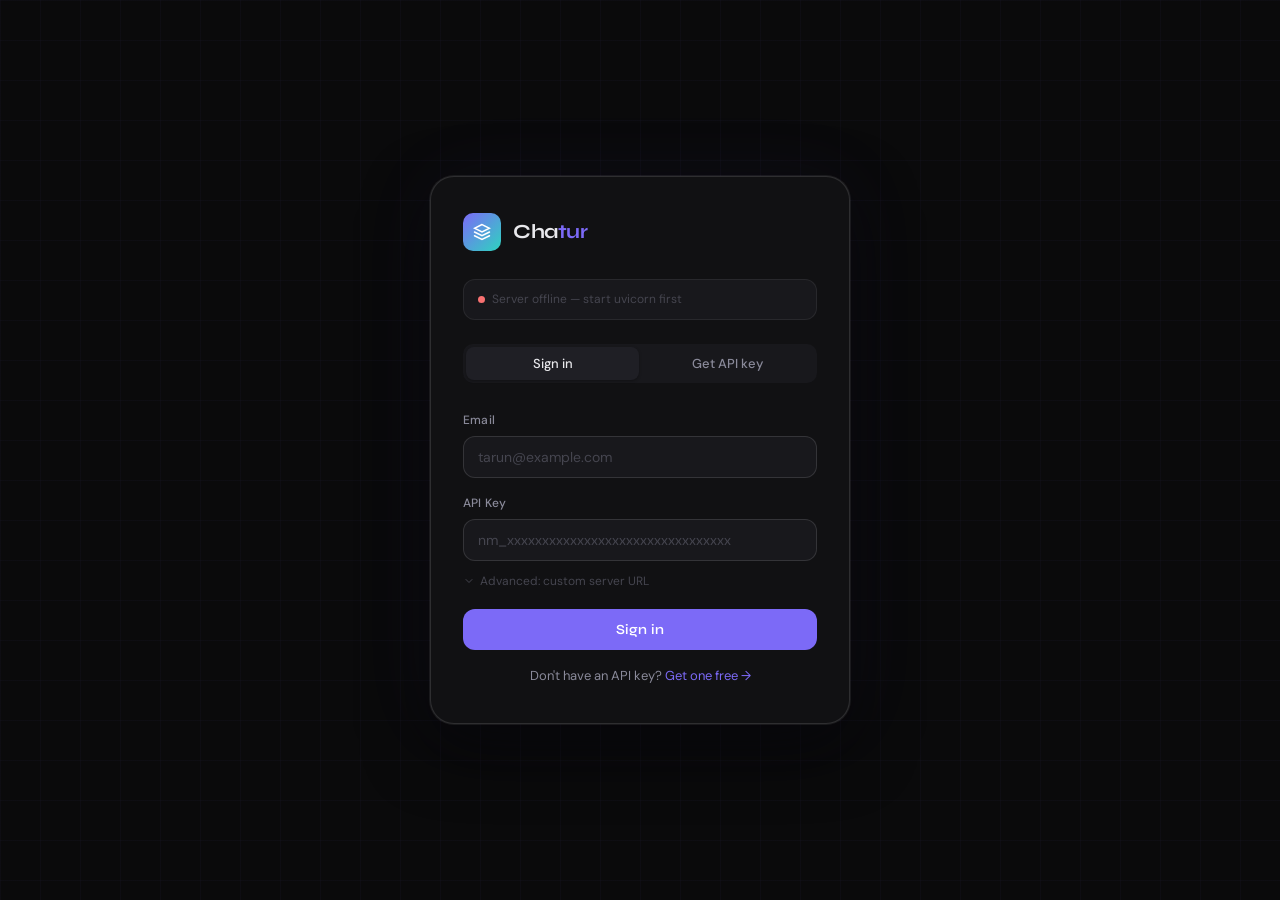
<file: frontend/index.html>
<!DOCTYPE html>
<html lang="en">
<head>
  <meta charset="UTF-8"/>
  <meta name="viewport" content="width=device-width, initial-scale=1.0"/>
  <title>Chatur AI</title>
  <link rel="preconnect" href="https://fonts.googleapis.com"/>
  <link href="https://fonts.googleapis.com/css2?family=Syne:wght@400;500;600;700&family=DM+Sans:ital,wght@0,300;0,400;0,500;1,300&display=swap" rel="stylesheet"/>
  <link rel="stylesheet" href="style.css"/>
</head>
<body>

  <!-- ── AUTH GUARD (runs before anything renders) ────────── -->
  <script>
    if (!localStorage.getItem('nm_api_key')) {
      window.location.replace('login.html');
    }
  </script>

  <!-- ── SIDEBAR ─────────────────────────────────────────── -->
  <aside id="sidebar">

    <div class="sidebar-header">
      <div class="logo-mark">
        <svg viewBox="0 0 24 24" fill="none" stroke="white" stroke-width="2" stroke-linecap="round">
          <path d="M12 2L2 7l10 5 10-5-10-5z"/>
          <path d="M2 17l10 5 10-5"/>
          <path d="M2 12l10 5 10-5"/>
        </svg>
      </div>
      <span class="logo-text">Cha<span>tur</span></span>
    </div>

    <button class="new-chat-btn" id="new-chat-btn">
      <svg viewBox="0 0 24 24" fill="none" stroke="currentColor" stroke-width="2" stroke-linecap="round">
        <line x1="12" y1="5" x2="12" y2="19"/>
        <line x1="5"  y1="12" x2="19" y2="12"/>
      </svg>
      New conversation
    </button>

    <div class="sessions-list" id="sessions-list"></div>

    <div class="sidebar-footer">
      <div class="user-avatar" id="user-avatar-text">T</div>
      <span class="user-name" id="user-name-label">User</span>
      <button id="logout-btn" title="Sign out"
        style="margin-left:auto;background:none;border:none;color:var(--text3);
               padding:4px;border-radius:6px;display:flex;align-items:center;
               transition:color 0.2s,background 0.2s;cursor:pointer;">
        <svg viewBox="0 0 24 24" fill="none" stroke="currentColor" stroke-width="2"
             stroke-linecap="round" style="width:15px;height:15px;">
          <path d="M9 21H5a2 2 0 0 1-2-2V5a2 2 0 0 1 2-2h4"/>
          <polyline points="16 17 21 12 16 7"/>
          <line x1="21" y1="12" x2="9" y2="12"/>
        </svg>
      </button>
    </div>

    <!-- server connection indicator -->
    <div id="conn-indicator"
      style="padding:8px 12px 12px;display:flex;align-items:center;gap:6px;
             font-size:11px;color:var(--text3);">
      <div id="conn-dot"
        style="width:6px;height:6px;border-radius:50%;background:var(--text3);flex-shrink:0;"></div>
      <span id="conn-label">Connecting...</span>
    </div>

  </aside>

  <!-- ── MAIN ────────────────────────────────────────────── -->
  <main id="main">

    <!-- TOPBAR -->
    <div id="topbar">
      <button class="toggle-sidebar-btn" id="toggle-sidebar-btn" title="Toggle sidebar">
        <svg viewBox="0 0 24 24" fill="none" stroke="currentColor" stroke-width="2" stroke-linecap="round">
          <line x1="3" y1="6"  x2="21" y2="6"/>
          <line x1="3" y1="12" x2="21" y2="12"/>
          <line x1="3" y1="18" x2="21" y2="18"/>
        </svg>
      </button>
      <span class="topbar-title" id="topbar-title">New conversation</span>
      <span class="topbar-route-badge" id="route-badge"></span>
    </div>

    <!-- CHAT AREA -->
    <div id="chat-area">
      <div class="chat-inner" id="chat-inner">

        <div class="empty-state" id="empty-state">
          <div class="empty-logo">
            <svg viewBox="0 0 24 24" fill="none" stroke="var(--accent)" stroke-width="1.5" stroke-linecap="round">
              <path d="M12 2L2 7l10 5 10-5-10-5z"/>
              <path d="M2 17l10 5 10-5"/>
              <path d="M2 12l10 5 10-5"/>
            </svg>
          </div>
          <div class="empty-title">Hello, <span id="empty-username">there</span></div>
          <div class="empty-sub">Ask anything, upload a document, send an image, or start a voice conversation.</div>
          <div class="suggestion-pills" id="suggestion-pills">
            <div class="suggestion-pill" data-text="What is the refund policy?">Refund policy</div>
            <div class="suggestion-pill" data-text="What is the weather in Mumbai?">Mumbai weather</div>
            <div class="suggestion-pill" data-text="Calculate 256 * 4">Calculator</div>
            <div class="suggestion-pill" data-text="Tell me about Chatur AI">About Chatur</div>
          </div>
        </div>

      </div>
    </div>

    <!-- INPUT AREA -->
    <div id="input-area">
      <div class="input-wrapper">

        <div id="attachment-row"></div>

        <div class="input-box" id="input-box">
          <textarea id="user-input" placeholder="Message Chatur..." rows="1"></textarea>

          <div class="input-actions">

            <button class="input-btn" id="btn-attach-file" title="Attach document (PDF, DOCX, TXT)">
              <svg viewBox="0 0 24 24" fill="none" stroke="currentColor" stroke-width="2" stroke-linecap="round">
                <path d="M21.44 11.05l-9.19 9.19a6 6 0 0 1-8.49-8.49l9.19-9.19a4 4 0 0 1 5.66 5.66l-9.2 9.19a2 2 0 0 1-2.83-2.83l8.49-8.48"/>
              </svg>
            </button>

            <button class="input-btn" id="btn-attach-image" title="Send image">
              <svg viewBox="0 0 24 24" fill="none" stroke="currentColor" stroke-width="2" stroke-linecap="round">
                <rect x="3" y="3" width="18" height="18" rx="2"/>
                <circle cx="8.5" cy="8.5" r="1.5"/>
                <polyline points="21 15 16 10 5 21"/>
              </svg>
            </button>

            <button class="input-btn" id="btn-voice" title="Voice chat">
              <svg viewBox="0 0 24 24" fill="none" stroke="currentColor" stroke-width="2" stroke-linecap="round">
                <path d="M12 1a3 3 0 0 0-3 3v8a3 3 0 0 0 6 0V4a3 3 0 0 0-3-3z"/>
                <path d="M19 10v2a7 7 0 0 1-14 0v-2"/>
                <line x1="12" y1="19" x2="12" y2="23"/>
                <line x1="8"  y1="23" x2="16" y2="23"/>
              </svg>
            </button>

            <div class="input-spacer"></div>

            <button id="send-btn" title="Send message" disabled>
              <svg viewBox="0 0 24 24" fill="none" stroke="currentColor" stroke-width="2.5" stroke-linecap="round">
                <line x1="22" y1="2" x2="11" y2="13"/>
                <polygon points="22 2 15 22 11 13 2 9 22 2"/>
              </svg>
            </button>

          </div>
        </div>

        <div class="input-hint">Chatur can make mistakes. Verify important information.</div>
      </div>
    </div>

  </main>

  <!-- Hidden file inputs -->
  <input type="file" id="file-input"  accept=".pdf,.doc,.docx,.txt" multiple/>
  <input type="file" id="image-input" accept="image/*" multiple/>

  <!-- ── VOICE MODAL ──────────────────────────────────────── -->
  <div id="voice-modal" role="dialog" aria-modal="true" aria-label="Voice chat">

    <div class="voice-bars" id="voice-bars">
      <div class="voice-bar" id="bar1"></div>
      <div class="voice-bar" id="bar2"></div>
      <div class="voice-bar" id="bar3"></div>
      <div class="voice-bar" id="bar4"></div>
      <div class="voice-bar" id="bar5"></div>
    </div>

    <div class="voice-status" id="voice-status">Tap mic to <span>speak</span></div>

    <button class="voice-action-btn" id="voice-action-btn">
      <svg id="voice-icon-mic" viewBox="0 0 24 24" fill="none" stroke="currentColor" stroke-width="2" stroke-linecap="round">
        <path d="M12 1a3 3 0 0 0-3 3v8a3 3 0 0 0 6 0V4a3 3 0 0 0-3-3z"/>
        <path d="M19 10v2a7 7 0 0 1-14 0v-2"/>
        <line x1="12" y1="19" x2="12" y2="23"/>
        <line x1="8"  y1="23" x2="16" y2="23"/>
      </svg>
      <svg id="voice-icon-stop" viewBox="0 0 24 24" fill="currentColor">
        <rect x="6" y="6" width="12" height="12" rx="2"/>
      </svg>
    </button>

    <div style="display:flex;align-items:center;gap:16px;margin-top:4px;">
      <button class="voice-cancel-btn" id="voice-cancel-btn">Cancel</button>
      <button id="loop-toggle-btn" title="Enable continuous loop"
        style="background:none;border:1px solid rgba(255,255,255,0.12);
               color:var(--text3);font-size:12px;padding:5px 12px;
               border-radius:20px;cursor:pointer;transition:all 0.2s;
               font-family:var(--font-body);">
        🔁 Loop
      </button>
    </div>
    <style>
      #loop-toggle-btn.active {
        background: rgba(124,106,247,0.15);
        border-color: rgba(124,106,247,0.5);
        color: var(--accent);
      }
    </style>

  </div>

  <script src="app.js?v=3"></script>
</body>
</html>
</file>
<file: frontend/style.css>
/* ── DESIGN TOKENS ─────────────────────────────────────────── */
:root {
  --bg:           #0a0a0b;
  --bg2:          #111113;
  --bg3:          #18181c;
  --bg4:          #1f1f25;
  --border:       rgba(255,255,255,0.07);
  --border2:      rgba(255,255,255,0.12);
  --text:         #e8e8ec;
  --text2:        #8a8a9a;
  --text3:        #45454f;
  --accent:       #7c6af7;
  --accent2:      #5a4fd4;
  --accent-glow:  rgba(124,106,247,0.14);
  --teal:         #2dd4bf;
  --user-bg:      #1a1a2e;
  --danger:       #f87171;
  --warn:         #fbbf24;
  --sidebar-w:    260px;
  --topbar-h:     52px;
  --radius:       12px;
  --radius-lg:    18px;
  --font-head:    'Syne', sans-serif;
  --font-body:    'DM Sans', sans-serif;
  --transition:   0.2s cubic-bezier(0.4,0,0.2,1);
}

/* ── RESET ─────────────────────────────────────────────────── */
*, *::before, *::after {
  box-sizing: border-box;
  margin: 0;
  padding: 0;
}

html, body {
  height: 100%;
  overflow: hidden;
}

body {
  font-family: var(--font-body);
  background: var(--bg);
  color: var(--text);
  display: flex;
  font-size: 15px;
  line-height: 1.6;
}

button { cursor: pointer; font-family: var(--font-body); }
textarea { font-family: var(--font-body); }

/* ── SCROLLBAR ─────────────────────────────────────────────── */
::-webkit-scrollbar         { width: 4px; height: 4px; }
::-webkit-scrollbar-track   { background: transparent; }
::-webkit-scrollbar-thumb   { background: var(--border2); border-radius: 4px; }
::-webkit-scrollbar-thumb:hover { background: rgba(255,255,255,0.2); }

/* ══════════════════════════════════════════════════════════════
   SIDEBAR
══════════════════════════════════════════════════════════════ */
#sidebar {
  width: var(--sidebar-w);
  min-width: var(--sidebar-w);
  background: var(--bg2);
  border-right: 1px solid var(--border);
  display: flex;
  flex-direction: column;
  overflow: hidden;
  transition: width var(--transition), min-width var(--transition), border-color var(--transition);
  z-index: 100;
}

#sidebar.collapsed {
  width: 0;
  min-width: 0;
  border-right-color: transparent;
}

/* header */
.sidebar-header {
  padding: 20px 16px 16px;
  border-bottom: 1px solid var(--border);
  display: flex;
  align-items: center;
  gap: 10px;
  flex-shrink: 0;
}

.logo-mark {
  width: 30px;
  height: 30px;
  background: linear-gradient(135deg, var(--accent), var(--teal));
  border-radius: 8px;
  display: flex;
  align-items: center;
  justify-content: center;
  flex-shrink: 0;
}
.logo-mark svg { width: 15px; height: 15px; }

.logo-text {
  font-family: var(--font-head);
  font-weight: 700;
  font-size: 15px;
  letter-spacing: -0.3px;
  white-space: nowrap;
  overflow: hidden;
}
.logo-text span { color: var(--accent); }

/* new chat button */
.new-chat-btn {
  margin: 12px 12px 6px;
  padding: 9px 14px;
  background: var(--accent-glow);
  border: 1px solid rgba(124,106,247,0.25);
  border-radius: var(--radius);
  color: var(--accent);
  font-size: 13px;
  font-weight: 500;
  display: flex;
  align-items: center;
  gap: 8px;
  white-space: nowrap;
  transition: background var(--transition), border-color var(--transition);
  flex-shrink: 0;
}
.new-chat-btn:hover  { background: rgba(124,106,247,0.22); border-color: rgba(124,106,247,0.45); }
.new-chat-btn svg    { width: 14px; height: 14px; flex-shrink: 0; }

/* sessions list */
.sessions-list {
  flex: 1;
  overflow-y: auto;
  padding: 4px 8px 8px;
}

.session-group-label {
  font-size: 10px;
  font-weight: 600;
  letter-spacing: 0.8px;
  text-transform: uppercase;
  color: var(--text3);
  padding: 12px 8px 4px;
  font-family: var(--font-head);
  white-space: nowrap;
}

.session-item {
  padding: 8px 10px;
  border-radius: 8px;
  cursor: pointer;
  display: flex;
  align-items: center;
  gap: 8px;
  transition: background var(--transition);
  white-space: nowrap;
  overflow: hidden;
}
.session-item:hover         { background: var(--bg3); }
.session-item.active        { background: var(--accent-glow); }
.session-item.active .session-name { color: var(--text); }

.session-name {
  font-size: 13px;
  color: var(--text2);
  overflow: hidden;
  text-overflow: ellipsis;
  flex: 1;
}

.session-delete {
  opacity: 0;
  background: none;
  border: none;
  color: var(--text3);
  padding: 2px;
  border-radius: 4px;
  display: flex;
  align-items: center;
  transition: opacity var(--transition), color var(--transition);
  flex-shrink: 0;
}
.session-item:hover .session-delete { opacity: 1; }
.session-delete:hover                { color: var(--danger); }
.session-delete svg                  { width: 13px; height: 13px; }

/* footer */
.sidebar-footer {
  padding: 12px;
  border-top: 1px solid var(--border);
  display: flex;
  align-items: center;
  gap: 10px;
  flex-shrink: 0;
}

.user-avatar {
  width: 28px;
  height: 28px;
  background: linear-gradient(135deg, var(--accent), var(--teal));
  border-radius: 50%;
  display: flex;
  align-items: center;
  justify-content: center;
  font-size: 11px;
  font-weight: 700;
  font-family: var(--font-head);
  flex-shrink: 0;
  color: #fff;
}

.user-name {
  font-size: 13px;
  font-weight: 500;
  color: var(--text2);
  white-space: nowrap;
  overflow: hidden;
  text-overflow: ellipsis;
}

/* ══════════════════════════════════════════════════════════════
   MAIN AREA
══════════════════════════════════════════════════════════════ */
#main {
  flex: 1;
  display: flex;
  flex-direction: column;
  overflow: hidden;
  min-width: 0;
}

/* ── TOPBAR ─────────────────────────────────────────────────── */
#topbar {
  height: var(--topbar-h);
  border-bottom: 1px solid var(--border);
  display: flex;
  align-items: center;
  padding: 0 16px;
  gap: 12px;
  flex-shrink: 0;
}

.toggle-sidebar-btn {
  background: none;
  border: none;
  color: var(--text2);
  padding: 6px;
  border-radius: 8px;
  display: flex;
  align-items: center;
  transition: background var(--transition), color var(--transition);
  flex-shrink: 0;
}
.toggle-sidebar-btn:hover    { background: var(--bg3); color: var(--text); }
.toggle-sidebar-btn svg      { width: 18px; height: 18px; }

.topbar-title {
  font-family: var(--font-head);
  font-size: 14px;
  font-weight: 600;
  color: var(--text2);
  flex: 1;
  white-space: nowrap;
  overflow: hidden;
  text-overflow: ellipsis;
}

.topbar-route-badge {
  font-size: 10px;
  font-weight: 600;
  letter-spacing: 0.5px;
  padding: 3px 9px;
  border-radius: 20px;
  font-family: var(--font-head);
  opacity: 0;
  transition: opacity var(--transition);
}
.topbar-route-badge.show      { opacity: 1; }
.topbar-route-badge.badge-chat  { background: rgba(45,212,191,0.1);  color: var(--teal); }
.topbar-route-badge.badge-rag   { background: var(--accent-glow);    color: var(--accent); }
.topbar-route-badge.badge-tool  { background: rgba(251,191,36,0.1);  color: var(--warn); }

/* ── CHAT AREA ──────────────────────────────────────────────── */
#chat-area {
  flex: 1;
  overflow-y: auto;
  padding: 24px 0 8px;
  scroll-behavior: smooth;
}

.chat-inner {
  max-width: 740px;
  margin: 0 auto;
  padding: 0 24px;
  display: flex;
  flex-direction: column;
  min-height: 100%;
}

/* empty state */
.empty-state {
  display: flex;
  flex-direction: column;
  align-items: center;
  justify-content: center;
  flex: 1;
  gap: 14px;
  padding: 40px 20px;
  text-align: center;
}

.empty-logo {
  width: 56px;
  height: 56px;
  background: var(--bg3);
  border: 1px solid var(--border2);
  border-radius: 16px;
  display: flex;
  align-items: center;
  justify-content: center;
}
.empty-logo svg { width: 26px; height: 26px; }

.empty-title {
  font-family: var(--font-head);
  font-size: 22px;
  font-weight: 700;
  letter-spacing: -0.5px;
}
.empty-title span { color: var(--accent); }

.empty-sub {
  color: var(--text2);
  font-size: 14px;
  max-width: 340px;
  line-height: 1.55;
}

.suggestion-pills {
  display: flex;
  flex-wrap: wrap;
  gap: 8px;
  justify-content: center;
  margin-top: 6px;
}

.suggestion-pill {
  padding: 7px 15px;
  background: var(--bg3);
  border: 1px solid var(--border2);
  border-radius: 20px;
  font-size: 13px;
  color: var(--text2);
  cursor: pointer;
  transition: background var(--transition), border-color var(--transition), color var(--transition);
  user-select: none;
}
.suggestion-pill:hover { background: var(--bg4); border-color: var(--accent); color: var(--text); }

/* ── MESSAGE BUBBLES — GPT style ────────────────────────────── */
.msg-row {
  display: flex;
  gap: 14px;
  margin-bottom: 6px;
  padding: 8px 0;
  animation: fadeUp 0.22s ease both;
}
/* user row: right-align */
.msg-row.user {
  flex-direction: row-reverse;
}

@keyframes fadeUp {
  from { opacity: 0; transform: translateY(8px); }
  to   { opacity: 1; transform: translateY(0); }
}

.msg-avatar {
  width: 32px;
  height: 32px;
  border-radius: 50%;
  display: flex;
  align-items: center;
  justify-content: center;
  font-size: 12px;
  font-weight: 700;
  font-family: var(--font-head);
  flex-shrink: 0;
  margin-top: 2px;
  color: #fff;
}
.msg-avatar.bot  { background: linear-gradient(135deg, var(--accent), var(--teal)); }
.msg-avatar.user { background: var(--bg4); border: 1px solid var(--border2); color: var(--text2); }

.msg-content {
  display: flex;
  flex-direction: column;
  min-width: 0;
  flex: 1;
}

/* Bot bubble — no background, full width GPT-style */
.msg-row.assistant .msg-bubble {
  background: transparent;
  border: none;
  border-radius: 0;
  padding: 2px 0;
  max-width: 100%;
  font-size: 14.5px;
  line-height: 1.7;
  color: var(--text);
}

/* User bubble — dark pill on right */
.msg-row.user .msg-content {
  align-items: flex-end;
  flex: none;
  max-width: 72%;
}
.msg-row.user .msg-bubble {
  background: #1e1e2e;
  border: 1px solid rgba(124,106,247,0.2);
  border-radius: 18px;
  border-bottom-right-radius: 4px;
  padding: 10px 16px;
  font-size: 14.5px;
  line-height: 1.65;
  color: var(--text);
  max-width: 100%;
  word-break: break-word;
}

/* image inside bubble */
.msg-image {
  max-width: 240px;
  border-radius: 12px;
  display: block;
  margin-bottom: 8px;
  border: 1px solid var(--border2);
}

/* file ref inside bubble */
.msg-file-ref {
  display: inline-flex;
  align-items: center;
  gap: 6px;
  background: var(--bg3);
  border: 1px solid var(--border2);
  border-radius: 8px;
  padding: 5px 10px;
  font-size: 12px;
  color: var(--text2);
  margin-top: 6px;
}
.msg-file-ref svg { width: 13px; height: 13px; color: var(--accent); flex-shrink: 0; }

/* route tag under bot bubble */
.msg-route-tag {
  font-size: 10px;
  font-weight: 600;
  letter-spacing: 0.4px;
  margin-top: 4px;
  font-family: var(--font-head);
  opacity: 0.55;
}
.tag-chat { color: var(--teal); }
.tag-rag  { color: var(--accent); }
.tag-tool { color: var(--warn); }

/* ── FEEDBACK BAR ───────────────────────────────────────────── */
.msg-feedback {
  display: flex;
  align-items: center;
  gap: 2px;
  margin-top: 6px;
  opacity: 0;
  transition: opacity 0.18s ease;
}
.msg-row.assistant:hover .msg-feedback { opacity: 1; }

.fb-btn {
  background: none;
  border: none;
  color: var(--text3);
  width: 28px;
  height: 28px;
  border-radius: 6px;
  display: flex;
  align-items: center;
  justify-content: center;
  transition: background var(--transition), color var(--transition);
  cursor: pointer;
}
.fb-btn svg { width: 14px; height: 14px; }
.fb-btn:hover   { background: var(--bg3); color: var(--text2); }
.fb-btn.liked   { color: var(--teal); }
.fb-btn.disliked{ color: var(--danger); }
.fb-btn.copied  { color: var(--accent); }

/* ── MARKDOWN CONTENT STYLES ────────────────────────────────── */
.md-h1 {
  font-family: var(--font-head);
  font-size: 19px;
  font-weight: 700;
  color: var(--text);
  margin: 18px 0 8px;
  letter-spacing: -0.3px;
}
.md-h2 {
  font-family: var(--font-head);
  font-size: 16px;
  font-weight: 700;
  color: var(--text);
  margin: 16px 0 6px;
  letter-spacing: -0.2px;
}
.md-h3 {
  font-family: var(--font-head);
  font-size: 14px;
  font-weight: 600;
  color: var(--text2);
  margin: 14px 0 4px;
  text-transform: uppercase;
  letter-spacing: 0.4px;
}
.md-p {
  margin: 0 0 10px;
  color: var(--text);
  line-height: 1.72;
}
.md-p:last-child { margin-bottom: 0; }

.md-ul, .md-ol {
  margin: 6px 0 10px 0;
  padding-left: 20px;
}
.md-ul li, .md-ol li {
  margin-bottom: 4px;
  line-height: 1.65;
  color: var(--text);
}
.md-ul { list-style: disc; }
.md-ul li::marker { color: var(--accent); }
.md-ol { list-style: decimal; }
.md-ol li::marker { color: var(--accent); }

.md-hr {
  border: none;
  border-top: 1px solid var(--border2);
  margin: 14px 0;
}

.md-blockquote {
  border-left: 3px solid var(--accent);
  padding: 6px 14px;
  margin: 8px 0;
  color: var(--text2);
  font-style: italic;
  background: var(--accent-glow);
  border-radius: 0 6px 6px 0;
}

/* inline code */
.inline-code {
  background: var(--bg4);
  border: 1px solid var(--border2);
  padding: 1px 6px;
  border-radius: 5px;
  font-size: .875em;
  font-family: 'Courier New', monospace;
  color: var(--teal);
}

/* code block */
.md-code-block {
  background: #0d0d0f;
  border: 1px solid var(--border2);
  border-radius: 10px;
  margin: 10px 0;
  overflow: hidden;
}
.md-code-lang {
  padding: 6px 14px;
  font-size: 11px;
  font-weight: 600;
  color: var(--text3);
  border-bottom: 1px solid var(--border);
  font-family: var(--font-head);
  letter-spacing: 0.5px;
  text-transform: uppercase;
  background: rgba(255,255,255,0.02);
}
.md-code-block pre {
  margin: 0;
  padding: 14px 16px;
  overflow-x: auto;
}
.md-code-block code {
  font-family: 'Courier New', monospace;
  font-size: 13px;
  line-height: 1.6;
  color: #c9d1d9;
}

/* tables */
.md-table-wrap {
  overflow-x: auto;
  margin: 10px 0;
  border-radius: 10px;
  border: 1px solid var(--border2);
}
.md-table {
  width: 100%;
  border-collapse: collapse;
  font-size: 13.5px;
}
.md-table th {
  background: var(--bg3);
  color: var(--text2);
  font-weight: 600;
  font-family: var(--font-head);
  font-size: 12px;
  text-align: left;
  padding: 9px 14px;
  letter-spacing: 0.3px;
  border-bottom: 1px solid var(--border2);
}
.md-table td {
  padding: 8px 14px;
  color: var(--text);
  border-bottom: 1px solid var(--border);
  vertical-align: top;
  line-height: 1.55;
}
.md-table tr:last-child td { border-bottom: none; }
.md-table tr:hover td { background: rgba(255,255,255,0.02); }

/* typing dots */
.typing-indicator {
  display: flex;
  gap: 5px;
  align-items: center;
  padding: 4px 2px;
}
.typing-dot {
  width: 6px;
  height: 6px;
  background: var(--text3);
  border-radius: 50%;
  animation: typingBounce 1.2s infinite ease-in-out;
}
.typing-dot:nth-child(2) { animation-delay: 0.18s; }
.typing-dot:nth-child(3) { animation-delay: 0.36s; }

@keyframes typingBounce {
  0%, 60%, 100% { transform: translateY(0);   opacity: 0.35; }
  30%           { transform: translateY(-5px); opacity: 1; }
}

/* ══════════════════════════════════════════════════════════════
   INPUT AREA
══════════════════════════════════════════════════════════════ */
#input-area {
  padding: 10px 24px 20px;
  flex-shrink: 0;
}

.input-wrapper {
  max-width: 740px;
  margin: 0 auto;
}

/* attachment preview row */
#attachment-row {
  display: none;
  flex-wrap: wrap;
  gap: 8px;
  margin-bottom: 8px;
}
#attachment-row.has-items { display: flex; }

.attachment-thumb {
  position: relative;
  border-radius: 10px;
  overflow: hidden;
  border: 1px solid var(--border2);
  flex-shrink: 0;
}
.attachment-thumb img {
  width: 64px;
  height: 64px;
  object-fit: cover;
  display: block;
}
.img-remove-btn {
  position: absolute;
  top: 3px;
  right: 3px;
  background: rgba(0,0,0,0.75);
  border: none;
  color: #fff;
  width: 18px;
  height: 18px;
  border-radius: 50%;
  display: flex;
  align-items: center;
  justify-content: center;
  font-size: 9px;
  line-height: 1;
  transition: background var(--transition);
}
.img-remove-btn:hover { background: rgba(200,0,0,0.8); }

.attachment-pill {
  display: inline-flex;
  align-items: center;
  gap: 6px;
  background: var(--bg3);
  border: 1px solid var(--border2);
  border-radius: 8px;
  padding: 6px 10px;
  font-size: 12px;
  color: var(--text2);
  max-width: 200px;
}
.attachment-pill svg    { width: 13px; height: 13px; color: var(--accent); flex-shrink: 0; }
.attachment-pill-name   { overflow: hidden; text-overflow: ellipsis; white-space: nowrap; }

.remove-attachment {
  background: none;
  border: none;
  color: var(--text3);
  font-size: 11px;
  width: 16px;
  height: 16px;
  border-radius: 50%;
  display: flex;
  align-items: center;
  justify-content: center;
  flex-shrink: 0;
  transition: background var(--transition), color var(--transition);
}
.remove-attachment:hover { background: rgba(248,113,113,0.15); color: var(--danger); }

/* the input box card */
.input-box {
  background: var(--bg2);
  border: 1px solid var(--border2);
  border-radius: var(--radius-lg);
  transition: border-color var(--transition), box-shadow var(--transition);
  overflow: hidden;
}
.input-box:focus-within {
  border-color: rgba(124,106,247,0.45);
  box-shadow: 0 0 0 3px rgba(124,106,247,0.07);
}

#user-input {
  width: 100%;
  background: transparent;
  border: none;
  outline: none;
  color: var(--text);
  font-size: 14.5px;
  line-height: 1.6;
  resize: none;
  padding: 14px 16px 4px;
  min-height: 52px;
  max-height: 180px;
  overflow-y: auto;
  display: block;
}
#user-input::placeholder { color: var(--text3); }

.input-actions {
  display: flex;
  align-items: center;
  padding: 6px 10px 10px;
  gap: 2px;
}

.input-btn {
  background: none;
  border: none;
  color: var(--text3);
  width: 34px;
  height: 34px;
  border-radius: 8px;
  display: flex;
  align-items: center;
  justify-content: center;
  transition: background var(--transition), color var(--transition);
  flex-shrink: 0;
}
.input-btn:hover  { background: var(--bg3); color: var(--text2); }
.input-btn.active { color: var(--accent); background: var(--accent-glow); }
.input-btn svg    { width: 17px; height: 17px; }

.input-spacer { flex: 1; }

#send-btn {
  width: 34px;
  height: 34px;
  border-radius: 9px;
  border: none;
  background: var(--accent);
  color: #fff;
  display: flex;
  align-items: center;
  justify-content: center;
  transition: background var(--transition), transform 0.1s, opacity var(--transition);
  flex-shrink: 0;
}
#send-btn:not(:disabled):hover  { background: var(--accent2); }
#send-btn:not(:disabled):active { transform: scale(0.93); }
#send-btn:disabled {
  background: var(--bg4);
  color: var(--text3);
  cursor: not-allowed;
  opacity: 0.6;
}
#send-btn svg { width: 15px; height: 15px; }

.input-hint {
  font-size: 11px;
  color: var(--text3);
  text-align: center;
  margin-top: 8px;
}

/* hidden native file inputs */
#file-input, #image-input { display: none; }

/* ══════════════════════════════════════════════════════════════
   VOICE MODAL
══════════════════════════════════════════════════════════════ */
#voice-modal {
  display: none;
  position: fixed;
  inset: 0;
  background: rgba(10,10,11,0.92);
  backdrop-filter: blur(14px);
  -webkit-backdrop-filter: blur(14px);
  z-index: 1000;
  flex-direction: column;
  align-items: center;
  justify-content: center;
  gap: 28px;
  animation: fadeIn 0.2s ease;
}
#voice-modal.open { display: flex; }

@keyframes fadeIn {
  from { opacity: 0; }
  to   { opacity: 1; }
}

/* 5 bars */
.voice-bars {
  display: flex;
  align-items: flex-end;
  gap: 6px;
  height: 64px;
}

.voice-bar {
  width: 5px;
  border-radius: 3px;
  min-height: 6px;
  transition: height 0.08s ease;
}
.voice-bar:nth-child(1) { background: #b8aef9; }
.voice-bar:nth-child(2) { background: #9d8ff7; }
.voice-bar:nth-child(3) { background: var(--teal); }
.voice-bar:nth-child(4) { background: #9d8ff7; }
.voice-bar:nth-child(5) { background: #b8aef9; }

/* idle breathing animation */
.voice-bar.idle { animation: breathe 1.8s ease-in-out infinite; }
.voice-bar.idle:nth-child(1) { animation-delay: 0s; }
.voice-bar.idle:nth-child(2) { animation-delay: 0.15s; }
.voice-bar.idle:nth-child(3) { animation-delay: 0.3s; }
.voice-bar.idle:nth-child(4) { animation-delay: 0.45s; }
.voice-bar.idle:nth-child(5) { animation-delay: 0.6s; }

@keyframes breathe {
  0%,100% { height: 8px; opacity: 0.5; }
  50%      { height: 22px; opacity: 1; }
}

.voice-status {
  font-family: var(--font-head);
  font-size: 16px;
  font-weight: 600;
  color: var(--text2);
  letter-spacing: -0.2px;
}
.voice-status span { color: var(--accent); }

.voice-action-btn {
  width: 62px;
  height: 62px;
  border-radius: 50%;
  background: var(--bg3);
  border: 2px solid var(--border2);
  color: var(--text2);
  display: flex;
  align-items: center;
  justify-content: center;
  transition: background var(--transition), border-color var(--transition), transform 0.1s;
}
.voice-action-btn:hover  { background: var(--bg4); border-color: var(--accent); color: var(--text); }
.voice-action-btn:active { transform: scale(0.94); }
.voice-action-btn svg    { width: 22px; height: 22px; }

#voice-icon-stop { display: none; }

.voice-cancel-btn {
  background: none;
  border: none;
  color: var(--text3);
  font-size: 13px;
  transition: color var(--transition);
}
.voice-cancel-btn:hover { color: var(--text2); }

/* ══════════════════════════════════════════════════════════════
   RESPONSIVE — MOBILE
══════════════════════════════════════════════════════════════ */
@media (max-width: 640px) {
  #sidebar {
    position: fixed;
    top: 0; left: 0; bottom: 0;
    transform: translateX(-100%);
    transition: transform var(--transition);
    z-index: 200;
    /* override width collapse on mobile — use transform instead */
    width: var(--sidebar-w) !important;
    min-width: var(--sidebar-w) !important;
  }
  #sidebar.mobile-open {
    transform: translateX(0);
  }
  #sidebar.collapsed {
    /* on mobile collapsed = hidden via transform, not width */
    width: var(--sidebar-w) !important;
    min-width: var(--sidebar-w) !important;
    transform: translateX(-100%);
  }

  .chat-inner  { padding: 0 14px; }
  #input-area  { padding: 8px 14px 16px; }
  .msg-bubble  { max-width: 88%; }
  .empty-title { font-size: 18px; }
}

/* ══════════════════════════════════════════════════════════════
   ADDITIONS — NovaMind v2 wiring styles
══════════════════════════════════════════════════════════════ */

/* logout button in sidebar footer */
#logout-btn:hover { background: rgba(248,113,113,0.1) !important; color: var(--danger) !important; }

/* connection indicator in sidebar */
#conn-indicator { overflow: hidden; white-space: nowrap; }
#conn-label { overflow: hidden; text-overflow: ellipsis; }

/* route badge — AGENT same as CHAT */
.topbar-route-badge.badge-agent { background: rgba(45,212,191,0.1); color: var(--teal); }

/* message image */
.msg-image { max-width: 220px; border-radius: 10px; margin-bottom: 6px; display: block; }

/* error message bubble */
.msg-row.assistant .msg-bubble[style*="danger"] { background: rgba(248,113,113,0.06); }
</file>
